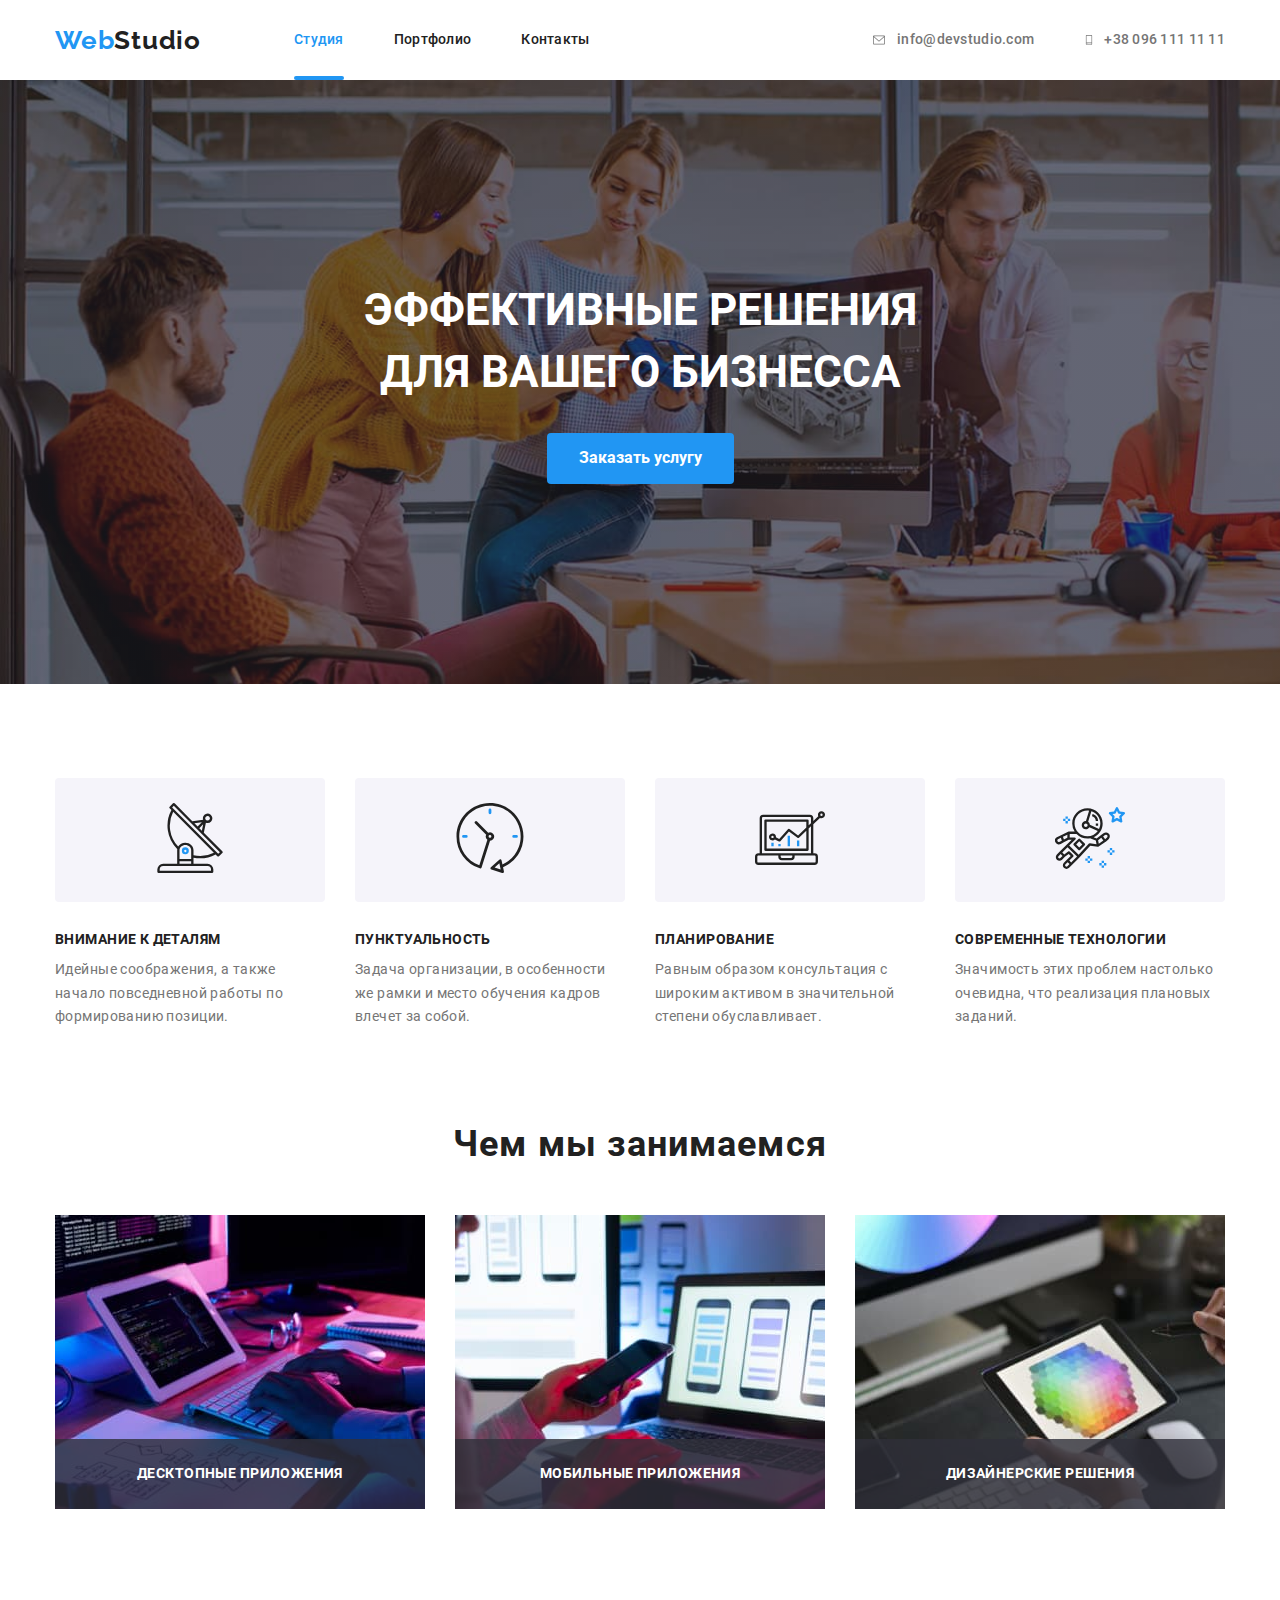
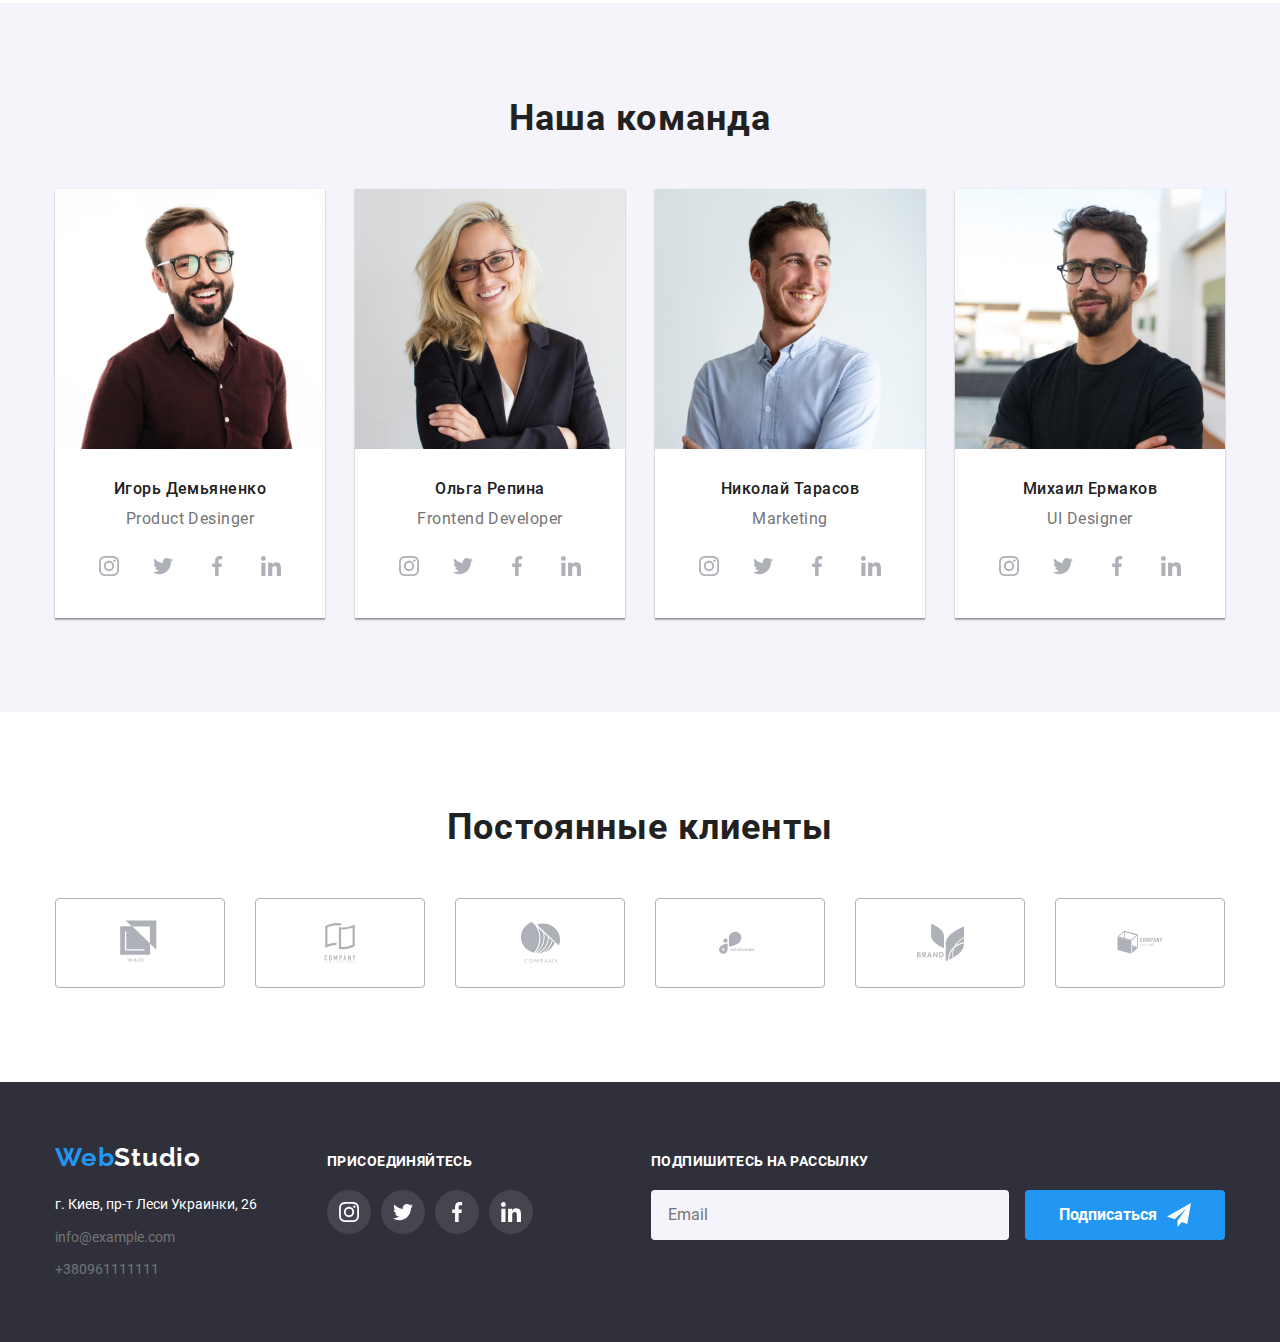
<file: index.html>
<!DOCTYPE html>
<html lang="ru">
    <head>
        <meta charset="UTF-8">
        <meta name="viewport" content="width=device-width, initial-scale=1.0">
        <title>Document</title>
        <link rel="stylesheet" href="https://cdnjs.cloudflare.com/ajax/libs/modern-normalize/1.0.0/modern-normalize.min.css">
        <link rel="stylesheet" href="./css/main.min.css">
    </head>
    <body>
        <!-- Шапка -->
        <header>
            <div class="container header-container">
                <nav class="navigation">    
                    <a href="" class="logo">
                        <span  class="logo-first-part">web</span><span class="logo-second-part">Studio</span>
                    </a>
                    <ul class="nav-list">
                        <li class="current-page nav-item">
                            <a href="./index.html" class="nav-links">
                                студия
                            </a>
                            <div class="local-line"></div>
                        </li>
                        <li class="nav-item">
                            <a href="./portfolio.html" class="nav-links">портфолио</a>
                        </li>
                        <li class="nav-item">
                            <a href="" class="nav-links">контакты</a >
                        </li>
                    </ul>
                </nav>
                <ul class="header-contacts">
                    <li class="header-contacts-item">
                        <a href="mailto:info@devstudio.com">
                            <svg class="envelope">
                                <use href="./images/symbol-defs.svg#icon-envelope"></use>
                            </svg>
                            info@devstudio.com
                        </a>
                    </li>
                    <li class="header-contacts-item">
                        <a href="tel:+380961111111" >
                            <svg class="smartphone">
                                <use href="./images/symbol-defs.svg#icon-smartphone"></use>
                            </svg>
                           +38 096 111 11 11
                        </a>
                    </li>
                </ul>
            </div>
        </header>
        <main>
            <!-- Герой -->
            <section class="hero">
                <div class="container centred">
                    <h1 class="hero-title">эффективные решения<br>для вашего бизнесса</h1>
                    <button class="hero-link" data-modal-open>Заказать услугу</button>
                </div>
            </section>
            <!-- Преймущества -->
            <section class="advantages">
                <ul class="container advantages-list">
                    <li>
                        <div class="advantages-icon-block"> 
                            <svg class="advantages-icon">
                                <use href="./images/symbol-defs.svg#icon-antenna-1"></use>
                            </svg>
                        </div>
                        <h3>внимание к деталям</h3>
                        <p>идейные соображения, а также начало повседневной работы по формированию позиции.</p>
                    </li>
                    <li>
                        <div class="advantages-icon-block">
                            <svg class="advantages-icon">
                                <use href="./images/symbol-defs.svg#icon-clock-1"></use>
                            </svg>
                        </div>
                        <h3>пунктуальность</h3>
                        <p>задача организации, в особенности же рамки и место обучения кадров влечет за собой.</p>
                    </li>
                    <li>
                        <div class="advantages-icon-block">
                            <svg class="advantages-icon">
                                <use href="./images/symbol-defs.svg#icon-diagram-1"></use>
                            </svg>
                        </div>
                        <h3>планирование</h3>
                        <p>равным образом консультация с широким активом в значительной степени обуславливает.</p>
                    </li>
                    <li>
                        <div class="advantages-icon-block">
                            <svg class="advantages-icon">
                                <use href="./images/symbol-defs.svg#icon-astronaut-1"></use>
                            </svg>
                        </div>
                        <h3>современные технологии</h3>
                        <p>значимость этих проблем настолько очевидна, что реализация плановых заданий.</p>
                    </li>
                </ul>
            </section>
            <!-- Фото работ -->
            <section class="works">
                <div class="container">
                    <h2 class="section-title centred">чем мы занимаемся</h2>
                    <ul class="works-list">
                        <li>
                            <img src="./images/1.jpg" alt="работы" width="370">
                            <div class="works-text">
                                Десктопные приложения
                            </div>
                        </li>
                        <li>
                            <img src="./images/2.jpg" alt="еще работы" width="370">
                            <div class="works-text">
                                Мобильные приложения
                            </div>
                        </li>
                        <li>
                            <img src="./images/3.jpg" alt="и еще работы" width="370">
                            <div class="works-text">
                                Дизайнерские решения
                            </div>
                        </li>
                    </ul>
                </div>
            </section>
            <!-- О команде -->
            <section class="team">
                <div class="container">
                    <h2 class="section-title centred">наша команда</h2>
                    <ul class="team-list">
                        <li>
                            <img src="./images/Igor.jpg" alt="Фото Игоря" width="270">
                            <div class="team-text centred">
                                <h3>Игорь Демьяненко</h3>
                                <p>Product Desinger</p>

                                <ul  class="team-links">
                                    <li>
                                        <a href="">
                                            <svg>
                                                <use href="./images/symbol-defs.svg#icon-instagram-2"></use>
                                            </svg>
                                        </a>
                                    </li>
                                    <li>
                                        <a href="">
                                            <svg>
                                                <use href="./images/symbol-defs.svg#icon-twitter-1"></use>
                                            </svg>
                                        </a>
                                    </li>
                                    <li>
                                        <a href="">
                                            <svg>
                                                <use href="./images/symbol-defs.svg#icon-facebook-1"></use>
                                            </svg>
                                        </a>
                                    </li>
                                    <li>
                                        <a href="">
                                            <svg>
                                                <use href="./images/symbol-defs.svg#icon-linkedin-1"></use>
                                            </svg>
                                        </a>
                                    </li>
                                </ul>
                            </div>
                        </li>
                        <li>
                            <img src="./images/Olga.jpg" alt="Фото Ольги" width="270">
                            <div class="team-text centred">
                                <h3>Ольга Репина</h3>
                                <p>Frontend Developer</p>
                                <ul class="team-links">
                                    <li>
                                        <a href="">
                                            <svg>
                                                <use href="./images/symbol-defs.svg#icon-instagram-2"></use>
                                            </svg>
                                        </a>
                                    </li>
                                    <li>
                                        <a href="">
                                            <svg>
                                                <use href="./images/symbol-defs.svg#icon-twitter-1"></use>
                                            </svg>
                                        </a>
                                    </li>
                                    <li>
                                        <a href="">
                                            <svg>
                                                <use href="./images/symbol-defs.svg#icon-facebook-1"></use>
                                            </svg>
                                        </a>
                                    </li>
                                    <li>
                                        <a href="">
                                            <svg>
                                                <use href="./images/symbol-defs.svg#icon-linkedin-1"></use>
                                            </svg>
                                        </a>
                                    </li>
                                </ul>
                            </div>
                        </li>
                        <li>
                            <img src="./images/Nikolai.jpg" alt="Фото Николая" width="270">
                            <div class="team-text centred">
                                <h3>Николай Тарасов</h3>
                                <p>Marketing</p>
                                <ul class="team-links">
                                    <li>
                                        <a href="">
                                            <svg>
                                                <use href="./images/symbol-defs.svg#icon-instagram-2"></use>
                                            </svg>
                                        </a>
                                    </li>
                                    <li>
                                        <a href="">
                                            <svg>
                                                <use href="./images/symbol-defs.svg#icon-twitter-1"></use>
                                            </svg>
                                        </a>
                                    </li>
                                    <li>
                                        <a href="">
                                            <svg>
                                                <use href="./images/symbol-defs.svg#icon-facebook-1"></use>
                                            </svg>
                                        </a>
                                    </li>
                                    <li>
                                        <a href="">
                                            <svg>
                                                <use href="./images/symbol-defs.svg#icon-linkedin-1"></use>
                                            </svg>
                                        </a>
                                    </li>
                                </ul>
                            </div>
                        </li>
                        <li>
                            <img src="./images/Mihail.jpg" alt="Фото Михаила" width="270">
                            <div class="team-text centred">
                                <h3>Михаил Ермаков</h3>
                                <p>UI Designer</p>
                                <ul class="team-links">
                                    <li>
                                        <a href="">
                                            <svg>
                                                <use href="./images/symbol-defs.svg#icon-instagram-2"></use>
                                            </svg>
                                        </a>
                                    </li>
                                    <li>
                                        <a href="">
                                            <svg>
                                                <use href="./images/symbol-defs.svg#icon-twitter-1"></use>
                                            </svg>
                                        </a>
                                    </li>
                                    <li>
                                        <a href="">
                                            <svg>
                                                <use href="./images/symbol-defs.svg#icon-facebook-1"></use>
                                            </svg>
                                        </a>
                                    </li>
                                    <li>
                                        <a href="">
                                            <svg>
                                                <use href="./images/symbol-defs.svg#icon-linkedin-1"></use>
                                            </svg>
                                        </a>
                                    </li>
                                </ul>
                            </div>
                        </li>
                    
                    </ul>
            </div>
            </section>

            <!-- Клиенты -->
            <section class="clients">
                <div class="container centred">
                    <h2>Постоянные клиенты</h2>
                    <ul>
                        <li>
                            <a href="">
                                <svg width="44px" height="49px">
                                    <use href="./images/symbol-defs.svg#icon-logo-1"></use>
                                </svg>
                            </a>
                        </li>
                        <li>
                            <a href="">
                                <svg width="40px" height="52px">
                                    <use href="./images/symbol-defs.svg#icon-logo-2"></use>
                                </svg>
                            </a>
                        </li>
                        <li>
                            <a href="">
                                <svg width="41px" height="43px">
                                    <use href="./images/symbol-defs.svg#icon-logo-3"></use>
                                </svg>
                            </a>
                        </li>
                        <li>
                            <a href="">
                                <svg width="80px" height="42px">
                                    <use href="./images/symbol-defs.svg#icon-logo-4"></use>
                                </svg>
                            </a>
                        </li>
                        <li>
                            <a href="">
                                <svg width="59px" height="47px">
                                    <use href="./images/symbol-defs.svg#icon-logo-5"></use>
                                </svg>
                            </a>
                        </li>
                        <li>
                            <a href="">
                                <svg  width="88px" height="45px">
                                    <use href="./images/symbol-defs.svg#icon-logo-6"></use>
                                </svg>
                            </a>
                        </li>

                    </ul>
                </div>
            </section>
        </main>
        <!-- Подвал -->
        <footer>
            <div class="container footer-block">
                <div class="footer-first-block">
                    <a href="" class="logo">
                        <span class="logo-first-part">web</span><span class="logo-footer-second-part">Studio</span>
                    </a>
                    <address>
                        <ul>
                            <li>
                                <a href="" class="address-place contacts">г. Киев, пр-т Леси Украинки, 26</a>
                            </li>
                            <li>
                                <a href="mailto:info@example.com" class="contacts">info@example.com</a><br>
                            </li>
                            <li>
                                <a href="tel:+380961111111" class="contacts">+380961111111</a>
                            </li>
                        </ul>
                    </address>
                </div>
                <div class="footer-second-block">
                    <p>ПРИСОЕДИНЯЙТЕСЬ</p>
                    <ul class="team-links footer-team-links">
                        <li>
                            <a href="">
                                <svg>
                                    <use href="./images/symbol-defs.svg#icon-instagram-2"></use>
                                </svg>
                            </a>
                        </li>
                        <li>
                            <a href="">
                                <svg>
                                    <use href="./images/symbol-defs.svg#icon-twitter-1"></use>
                                </svg>
                            </a>
                        </li>
                        <li>
                            <a href="">
                                <svg>
                                    <use href="./images/symbol-defs.svg#icon-facebook-1"></use>
                                </svg>
                            </a>
                        </li>
                        <li>
                            <a href="">
                                <svg>
                                    <use href="./images/symbol-defs.svg#icon-linkedin-1"></use>
                                </svg>
                            </a>
                        </li>
                    </ul>
                </div>
                <div class="subscribe">
                    <p class="subscribe-title">подпишитесь на рассылку</p>
                    <form action="">
                        <input type="email" class="subscribe-input" placeholder="Email" name="footer-mail">
                        <button type="submit" class="subscribe-button">
                            подписаться
                        </button>
                    </form>
                </div>
            </div>
        </footer>
        
        <div data-modal class="modal is-hidden">
            <div class="modal-window">
                <button data-modal-close class="modal-close"> 
                    <svg width="11" height="11" viewBox="0 0 11 11" fill="none" xmlns="http://www.w3.org/2000/svg">
                        <path d="M11 1.10786L9.89214 0L5.5 4.39214L1.10786 0L0 1.10786L4.39214 5.5L0 9.89214L1.10786 11L5.5 6.60786L9.89214 11L11 9.89214L6.60786 5.5L11 1.10786Z"/>
                    </svg>    
                </button>
                <p class="modal-title">Оставьте свои данные, мы вам перезвоним</p>
                <form action="">
                    <div class="input-block">
                        <label for="name" class="input-label">Имя</label>
                        <input type="text" id="name" class="input-row" name="name">
                        <svg class="modal-icon" width="12" height="12" viewBox="0 0 12 12" fill="none" xmlns="http://www.w3.org/2000/svg">
                            <path d="M6 6C7.6575 6 9 4.6575 9 3C9 1.3425 7.6575 0 6 0C4.3425 0 3 1.3425 3 3C3 4.6575 4.3425 6 6 6ZM6 7.5C3.9975 7.5 0 8.505 0 10.5V11.25C0 11.6625 0.3375 12 0.75 12H11.25C11.6625 12 12 11.6625 12 11.25V10.5C12 8.505 8.0025 7.5 6 7.5Z" />
                        </svg>
                    </div>
                    <div class="input-block">
                        <label for="tel" class="input-label">Телефон</label>
                        <input type="tel" id="tel" class="input-row" name="tel">
                        <svg class="modal-icon" width="14" height="14" viewBox="0 0 14 14" fill="none" xmlns="http://www.w3.org/2000/svg">
                            <path d="M11.996 9.12261L10.1579 8.91275C9.71641 8.86209 9.2822 9.01406 8.97102 9.32524L7.63945 10.6568C5.59144 9.61472 3.91251 7.94301 2.87041 5.88775L4.20922 4.54894C4.5204 4.23775 4.67237 3.80355 4.62171 3.3621L4.41185 1.53842C4.325 0.807499 3.70988 0.2575 2.97173 0.2575H1.71976C0.902004 0.2575 0.221746 0.937761 0.272403 1.75552C0.655953 7.93577 5.59868 12.8713 11.7717 13.2548C12.5894 13.3055 13.2697 12.6252 13.2697 11.8075V10.5555C13.2769 9.82459 12.7269 9.20946 11.996 9.12261Z" />
                        </svg>
                    </div>
                    <div class="input-block">
                        <label for="mail" class="input-label">Почта</label>
                        <input type="email" id="mail" class="input-row" name="mail">
                        <svg class="modal-icon" width="16" height="12" viewBox="0 0 16 12" fill="none" xmlns="http://www.w3.org/2000/svg">
                            <path d="M14 0H2C1.175 0 0.5075 0.675 0.5075 1.5L0.5 10.5C0.5 11.325 1.175 12 2 12H14C14.825 12 15.5 11.325 15.5 10.5V1.5C15.5 0.675 14.825 0 14 0ZM13.7 3.1875L8.3975 6.5025C8.1575 6.6525 7.8425 6.6525 7.6025 6.5025L2.3 3.1875C2.1125 3.0675 2 2.865 2 2.6475C2 2.145 2.5475 1.845 2.975 2.1075L8 5.25L13.025 2.1075C13.4525 1.845 14 2.145 14 2.6475C14 2.865 13.8875 3.0675 13.7 3.1875Z" />
                        </svg>
                    </div>
                    <div class="input-block">
                        <label for="comment" class="input-label">Комментарий</label>
                        <textarea name="comment" id="comment" cols="30" rows="10" class="input-comment" placeholder="Введите текст"></textarea>
                    </div>
                    <div class="agree">
                        <input type="checkbox" name="check-agree" id="agree" class="checkbox">
                        <label for="agree" class="checkbox-label">Соглашаюсь с рассылкой и принимаю <a href="">Условия договора</a></label>
                    </div>
                    <button type="submit" class="modal-submit">Отправить</button>
                </form>

            </div>
           

        </div>

        <script src="./modal.js"></script>
    </body>
</html>
</file>
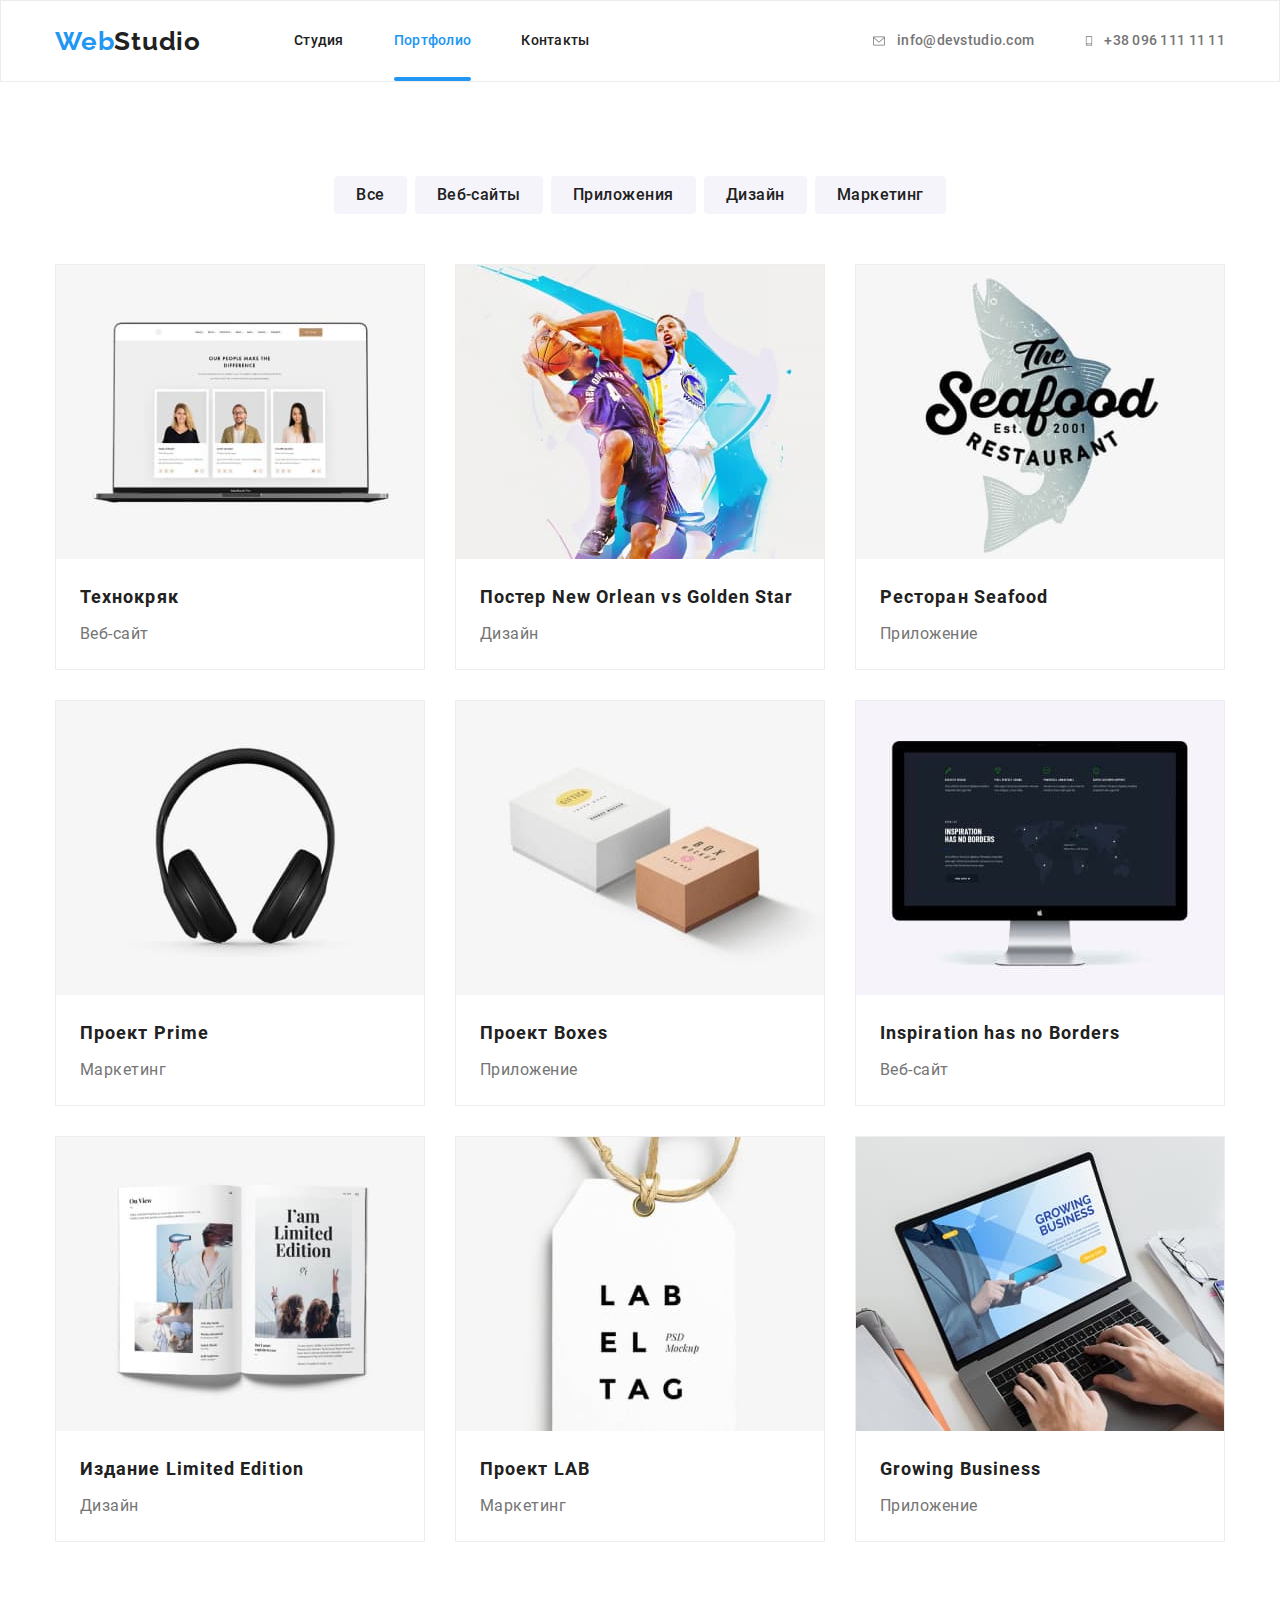
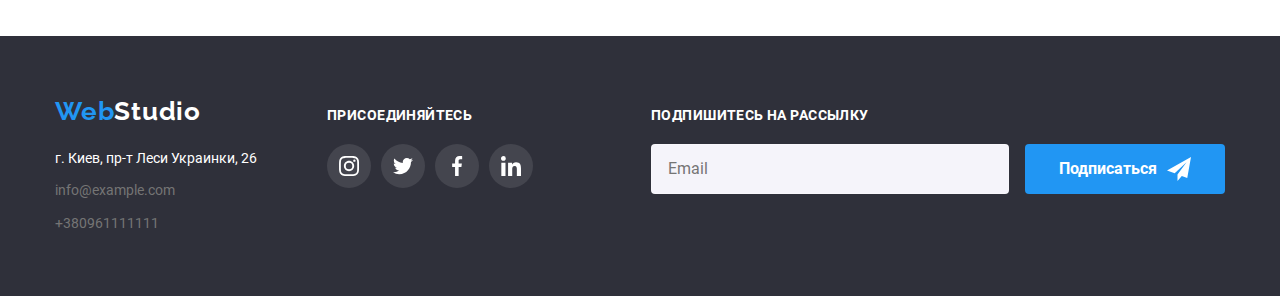
<file: portfolio.html>
<!DOCTYPE html>
<html lang="ru">

    <head>
        <meta charset="UTF-8">
        <meta name="viewport" content="width=device-width, initial-scale=1.0">
        <title>Document</title>
        <link rel="stylesheet" href="https://cdnjs.cloudflare.com/ajax/libs/modern-normalize/1.0.0/modern-normalize.min.css">
        <link rel="stylesheet" href="./css/portfolio.min.css">
    </head>

    <body>
        <!-- Шапка -->
        <header class="portfolio-header">
            <div class="container header-container">
                <nav class="navigation">
                    <a href="" class="logo">
                        <span class="logo-first-part">web</span><span class="logo-second-part">Studio</span>
                    </a>
                    <ul  class="nav-list">
                        <li class="nav-item">
                            <a href="./index.html" class="nav-links">студия</a>
                        </li>
                        <li class="nav-item current-page">
                            <a href="./portfolio.html" class="nav-links">портфолио</a>
                            <div class="local-line"></div>
                        </li>
                        <li class="nav-item">
                            <a href="" class="nav-links">контакты</a>
                        </li>
                    </ul>
                </nav>
                <ul class="header-contacts">
                    <li class="header-contacts-item">
                        <a href="mailto:info@devstudio.com">
                            <svg class="envelope">
                                <use href="./images/symbol-defs.svg#icon-envelope"></use>
                            </svg>
                            <p>info@devstudio.com</p>
                        </a>
                    </li>
                    <li class="header-contacts-item">
                        <a href="tel:+380961111111">
                            <svg class="smartphone">
                                <use href="./images/symbol-defs.svg#icon-smartphone"></use>
                            </svg>
                            <p>+38 096 111 11 11</p>
                        </a>
                    </li>
                </ul>
            </div>
        </header>
        <main>
            <section class="portfolio-main">
                <div class="container">
                    <ul class="buttons">
                        <li><button>все</button></li>
                        <li><button>веб-сайты</button></li>
                        <li><button>приложения</button></li>
                        <li><button>дизайн</button></li>
                        <li><button>маркетинг</button></li>
                    </ul>
                    <ul class="cards">
                        <li>
                            <a href="">
                                <div class="cards-img">
                                    <img src="./images/technokryack.jpg" alt="">
                                    <div class="cards-img-text">
                                        Технокряк это современная площадка распространения коронавируса. Компании используют эту платформу для цифрового шпионажа и атак на защищённые сервера конкурентов.
                                    </div>
                                </div>    
                                <div class="cards-text">
                                    <h2>Технокряк</h2>
                                    <p>Веб-сайт</p>
                                </div>
                            </a>
                        </li>
                        <li>
                            <a href="">
                                <div class="cards-img">
                                    <img src="./images/poster-new-orlean.jpg" alt="">
                                    <div class="cards-img-text">
                                        Технокряк это современная площадка распространения коронавируса. Компании используют эту платформу для цифрового шпионажа и атак на защищённые сервера конкурентов.
                                    </div>
                                </div>
                                <div class="cards-text">
                                    <h2>Постер New Orlean vs Golden Star</h2>
                                    <p>Дизайн</p>
                                </div>
                            </a>
                        </li>
                        <li>
                            <a href="">
                                <div class="cards-img">
                                    <img src="./images/restoraunt-seafood.jpg" alt="">
                                    <div class="cards-img-text">
                                        Технокряк это современная площадка распространения коронавируса. Компании используют эту платформу для цифрового шпионажа и атак на защищённые сервера конкурентов.
                                    </div>
                                </div>
                                <div class="cards-text">
                                    <h2>Ресторан Seafood</h2>
                                    <p>Приложение</p>
                                </div>
                            </a>
                        </li>
                        <li>
                            <a href="">
                                <div class="cards-img">
                                    <img src="./images/project-prime.jpg" alt="">
                                    <div class="cards-img-text">
                                        Технокряк это современная площадка распространения коронавируса. Компании используют эту платформу для цифрового шпионажа и атак на защищённые сервера конкурентов.
                                    </div>
                                </div>
                                <div class="cards-text">
                                    <h2>Проект Prime</h2>
                                    <p>Маркетинг</p>
                                </div>
                            </a>
                        </li>
                        <li>
                            <a href="">
                                <div class="cards-img">
                                    <img src="./images/project-boxes.jpg" alt="">
                                    <div class="cards-img-text">
                                        Технокряк это современная площадка распространения коронавируса. Компании используют эту платформу для цифрового шпионажа и атак на защищённые сервера конкурентов.
                                    </div>
                                </div>
                                <div class="cards-text">
                                    <h2>Проект Boxes</h2>
                                    <p>Приложение</p>
                                </div>
                            </a>
                        </li>
                        <li>
                            <a href="">
                                <div class="cards-img">
                                    <img src="./images/inspirations.jpg" alt="">
                                    <div class="cards-img-text">
                                        Технокряк это современная площадка распространения коронавируса. Компании используют эту платформу для цифрового шпионажа и атак на защищённые сервера конкурентов.
                                    </div>
                                </div>
                                <div class="cards-text">
                                    <h2>Inspiration has no Borders</h2>
                                    <p>Веб-сайт</p>
                                </div>
                            </a>
                        </li>
                        <li>
                            <a href="">
                                <div class="cards-img">
                                    <img src="./images/limited-edition.jpg" alt="">
                                    <div class="cards-img-text">
                                        Технокряк это современная площадка распространения коронавируса. Компании используют эту платформу для цифрового шпионажа и атак на защищённые сервера конкурентов.
                                    </div>
                                </div>
                                <div class="cards-text">
                                    <h2>Издание Limited Edition</h2>
                                    <p>Дизайн</p>
                                </div>
                            </a>
                        </li>
                        <li>
                            <a href="">
                                <div class="cards-img">
                                    <img src="./images/project-lab.jpg" alt="">
                                    <div class="cards-img-text">
                                        Технокряк это современная площадка распространения коронавируса. Компании используют эту платформу для цифрового шпионажа и атак на защищённые сервера конкурентов.
                                    </div>
                                </div>
                                <div class="cards-text">
                                    <h2>Проект LAB</h2>
                                    <p>Маркетинг</p>
                                </div>
                            </a>
                        </li>
                        <li>
                            <a href="">
                                <div class="cards-img">
                                    <img src="./images/growing-buisness.jpg" alt="">
                                    <div class="cards-img-text">
                                        Технокряк это современная площадка распространения коронавируса. Компании используют эту платформу для цифрового шпионажа и атак на защищённые сервера конкурентов.
                                    </div>
                                </div>
                                <div class="cards-text">
                                    <h2>Growing Business</h2>
                                    <p>Приложение</p>
                                </div>
                            </a>
                        </li>
                    </ul>
                </div>
            </section>
        </main>
        <!-- Подвал -->
        <footer>
            <div class="container footer-block">
                <div class="footer-first-block">
                    <a href="" class="logo">
                        <span class="logo-first-part">web</span><span class="logo-footer-second-part">Studio</span>
                    </a>
                    <address>
                        <ul>
                            <li>
                                <a href="" class="address-place contacts">г. Киев, пр-т Леси Украинки, 26</a>
                            </li>
                            <li>
                                <a href="mailto:info@example.com" class="contacts">info@example.com</a><br>
                            </li>
                            <li>
                                <a href="tel:+380961111111" class="contacts">+380961111111</a>
                            </li>
                        </ul>
                    </address>
                </div>
                <div class="footer-second-block">
                    <p>ПРИСОЕДИНЯЙТЕСЬ</p>
                    <ul class="footer-team-links team-links">
                        <li>
                            <a href="">
                                <svg>
                                    <use href="./images/symbol-defs.svg#icon-instagram-2"></use>
                                </svg>
                            </a>
                        </li>
                        <li>
                            <a href="">
                                <svg>
                                    <use href="./images/symbol-defs.svg#icon-twitter-1"></use>
                                </svg>
                            </a>
                        </li>
                        <li>
                            <a href="">
                                <svg>
                                    <use href="./images/symbol-defs.svg#icon-facebook-1"></use>
                                </svg>
                            </a>
                        </li>
                        <li>
                            <a href="">
                                <svg>
                                    <use href="./images/symbol-defs.svg#icon-linkedin-1"></use>
                                </svg>
                            </a>
                        </li>
                    </ul>
                </div>
                <div class="subscribe">
                    <p class="subscribe-title">подпишитесь на рассылку</p>
                    <form action="">
                        <input type="email" class="subscribe-input" placeholder="Email" name="footer-mail">
                        <button type="submit" class="subscribe-button">
                            подписаться
                        </button>
                    </form>
                </div>
            </div>
        </footer>
        
        
        
     </body>
        
</html>
</file>
<file: css/main.min.css>
*{text-decoration:none;color:inherit}img{display:block}ul,h1,h2,h3,h4,h5,p{margin:0;padding:0}ul{list-style-type:none}@font-face{font-family:Roboto;src:url(../../fonts/Roboto-Regular.ttf);font-style:normal;font-weight:400}@font-face{font-family:Roboto;src:url(../../fonts/Roboto-Bold.ttf);font-style:bold;font-weight:700}@font-face{font-family:Roboto;src:url(../../fonts/Roboto-Medium.ttf);font-weight:500}@font-face{font-family:Raleway;src:url(../../fonts/Raleway-VariableFont_wght.ttf);font-style:normal;font-weight:700}body{color:#212121;font-family:"Roboto",sans-serif;background-color:#fff}.container{width:1200px;padding:0 15px;margin-left:auto;margin-right:auto}.centred{text-align:center}.current-page{position:relative;color:#2196f3}.section-title{font-size:36px;font-weight:700;line-height:1.17;letter-spacing:0.03em}.section-title::first-letter{text-transform:capitalize}.contacts{font-style:normal;color:#757575;font-weight:400;font-size:14px;line-height:1.71}.is-hidden{opacity:0;pointer-events:none}header{font-weight:500;font-size:14px;line-height:1.14;letter-spacing:0.02em}.header-contacts{display:-webkit-box;display:-ms-flexbox;display:flex;margin-left:auto;padding:0;color:#757575}.header-contacts-item:not(:last-child){margin-right:50px}.header-container{display:-webkit-box;display:-ms-flexbox;display:flex;-webkit-box-align:center;-ms-flex-align:center;align-items:center}.navigation{display:-webkit-box;display:-ms-flexbox;display:flex;-webkit-box-align:center;-ms-flex-align:center;align-items:center}.nav-links{display:block;padding-top:32px;padding-bottom:32px}.nav-item:not(:last-child){margin-right:50px}.nav-list{display:-webkit-box;display:-ms-flexbox;display:flex;margin:0;text-transform:capitalize}.nav-list a:hover,.nav-list a:focus,.header-contacts a:hover,.header-contacts a:focus{color:#2196f3;fill:#2196f3}.nav-list a,.header-contacts a{-webkit-transition:fill 250ms cubic-bezier(0.4, 0, 0.2, 1),color 250ms cubic-bezier(0.4, 0, 0.2, 1);transition:fill 250ms cubic-bezier(0.4, 0, 0.2, 1),color 250ms cubic-bezier(0.4, 0, 0.2, 1)}.local-line{position:absolute;bottom:0;width:100%;height:4px;border-radius:2px;background-color:#2196f3}.header-contacts a{display:-webkit-box;display:-ms-flexbox;display:flex;-webkit-box-align:center;-ms-flex-align:center;align-items:center}.portfolio-header{border:1px solid #ececec}.envelope{width:16px;height:12px;margin-right:10px;fill:currentColor}.smartphone{width:10px;height:16px;margin-right:10px;fill:currentColor}.logo{margin-right:93px}.logo-first-part,.logo-second-part,.logo-footer-second-part{font-family:"Raleway",sans-serif;font-size:26px;line-height:1.19;font-weight:700;text-transform:capitalize;letter-spacing:0.03em}.logo-footer-second-part{color:#fff}.logo-first-part{color:#2196f3}footer .logo{display:inline-block;margin-bottom:20px;margin-right:0}.hero{margin:0 auto;max-width:1600px;padding:200px 0;background-color:#f5f4fa;background-image:-webkit-gradient(linear, left bottom, left top, from(rgba(47,48,58,0.4)), to(rgba(47,48,58,0.4))),url(../images/background-hero.jpg);background-image:linear-gradient(to top, rgba(47,48,58,0.4), rgba(47,48,58,0.4)),url(../images/background-hero.jpg);background-repeat:no-repeat;background-size:cover}.hero-link{border:none;display:inline-block;padding:10px 32px;border-radius:4px;color:#fff;background-color:#2196f3;font-size:16px;font-weight:700;line-height:1.9}.hero-title{margin:0;margin-bottom:30px;font-weight:900;font-size:44px;line-height:1.4;color:#fff;text-transform:uppercase}.advantages h3{font-weight:700;font-size:14px;line-height:1.14;text-transform:uppercase;letter-spacing:0.03em}.advantages p{color:#757575;font-size:14px;font-weight:400;line-height:1.7;letter-spacing:0.03em}.advantages p::first-letter{text-transform:capitalize}.advantages-list{display:-webkit-box;display:-ms-flexbox;display:flex}.advantages-list li{width:270px}.advantages-list li:not(:last-child){margin-right:30px}.advantages{padding:94px 0}.advantages-list h3{margin-bottom:10px}.advantages-icon{width:70px;height:70px}.advantages-icon-block{padding:25px 100px;background-color:#f5f4fa;margin-bottom:30px;border-radius:4px}.works h2{margin-bottom:50px}.works-list{display:-webkit-box;display:-ms-flexbox;display:flex}.works-list li:not(:last-child){margin-right:30px}.works{padding-bottom:94px}.works-list li{position:relative}.works-text{position:absolute;bottom:0;width:100%;padding:27px 20px;text-align:center;text-transform:uppercase;font-weight:700;font-size:14px;line-height:1.14;letter-spacing:0.03em;color:#fff;background:rgba(47,48,58,0.8)}.team{padding:94px 0;background-color:#f5f4fa}.team h3{font-size:16px;font-weight:500;line-height:1.19;letter-spacing:0.03em}.team p{font-size:16px;font-weight:400;line-height:1.19;letter-spacing:0.03em;color:#757575}.team-list{display:-webkit-box;display:-ms-flexbox;display:flex}.team h2{margin-bottom:50px}.team-list>li:not(:last-child){margin-right:30px}.team-list>li{width:270px;-webkit-box-shadow:0px 1px 3px rgba(0,0,0,0.12),0px 1px 1px rgba(0,0,0,0.14),0px 2px 1px rgba(0,0,0,0.2);box-shadow:0px 1px 3px rgba(0,0,0,0.12),0px 1px 1px rgba(0,0,0,0.14),0px 2px 1px rgba(0,0,0,0.2)}.team-text{padding:30px 32px;background-color:#fff}.team-text p{margin-bottom:16px}.team h3{margin-bottom:10px}.team-links,.footer-team-links{margin:0;padding:0;display:-webkit-box;display:-ms-flexbox;display:flex;color:#afb1b8}.team-links svg,.footer-team-links svg{width:20px;height:20px}.team-links li,.footer-team-links li{width:44px;height:44px}.team-links a,.footer-team-links a{display:-webkit-box;display:-ms-flexbox;display:flex;-webkit-box-pack:center;-ms-flex-pack:center;justify-content:center;-webkit-box-align:center;-ms-flex-align:center;align-items:center;width:100%;height:100%;border-radius:50%;fill:currentColor;-webkit-transition:fill 250ms cubic-bezier(0.4, 0, 0.2, 1),background-color 250ms cubic-bezier(0.4, 0, 0.2, 1);transition:fill 250ms cubic-bezier(0.4, 0, 0.2, 1),background-color 250ms cubic-bezier(0.4, 0, 0.2, 1)}.team-links li:not(:last-child),.footer-team-links li:not(:last-child){margin-right:10px}.team-links a:hover,.team-links a:focus{background-color:#2196f3;fill:#fff}.footer-team-links a{background-color:rgba(255,255,255,0.1);fill:#fff}.clients h2{font-size:36px;font-weight:700;line-height:1.17;letter-spacing:0.03em;margin-bottom:50px}.clients{padding:94px 0}.clients ul{display:-webkit-box;display:-ms-flexbox;display:flex}.clients a{color:#afb1b8;display:-webkit-box;display:-ms-flexbox;display:flex;-webkit-box-align:center;-ms-flex-align:center;align-items:center;-webkit-box-pack:center;-ms-flex-pack:center;justify-content:center;border:1px solid #afb1b8;-webkit-box-sizing:border-box;box-sizing:border-box;border-radius:4px;width:100%;height:100%;fill:currentColor;-webkit-transition:fill 250ms cubic-bezier(0.4, 0, 0.2, 1),border 250ms cubic-bezier(0.4, 0, 0.2, 1);transition:fill 250ms cubic-bezier(0.4, 0, 0.2, 1),border 250ms cubic-bezier(0.4, 0, 0.2, 1)}.clients a:hover,.clients a:focus{fill:#2196f3;border:1px solid #2196f3}.clients li{width:170px;height:90px}.clients li:not(:last-child){margin-right:30px;padding:0}footer{padding:60px 0;background-color:#2f303a}.footer-first-block li:not(:last-child){margin-bottom:9px}.footer-block{display:-webkit-box;display:-ms-flexbox;display:flex;-webkit-box-align:baseline;-ms-flex-align:baseline;align-items:baseline}.footer-first-block{margin-right:70px}.footer-second-block p{color:#fff;font-size:14px;font-weight:700;line-height:1.14;letter-spacing:0.03em;margin-bottom:20px}.address-place{color:#fff}.subscribe{margin-left:auto}.subscribe-input{margin-right:12px;width:358px;height:50px;padding:15px 16px;background-color:#f5f4fa;border:1px solid rgba(255,255,255,0.3);border-radius:4px;color:#fff}.subscribe-title{margin-bottom:20px;font-size:14px;line-height:1.14;letter-spacing:0.03em;font-weight:700;text-transform:uppercase;color:#fff}.subscribe-button{display:-webkit-inline-box;display:-ms-inline-flexbox;display:inline-flex;-webkit-box-pack:center;-ms-flex-pack:center;justify-content:center;-webkit-box-align:center;-ms-flex-align:center;align-items:center;width:200px;height:50px;padding:10px;font-size:16px;text-transform:capitalize;font-weight:700;background-color:#2196f3;color:#fff;border:none;border-radius:4px}.subscribe-button::after{content:"";width:24px;height:24px;margin-left:10px;background-image:url(../images/icon-send.svg)}.modal{position:fixed;top:0;left:0;width:100%;height:100%;background-color:rgba(0,0,0,0.2);-webkit-transition:opacity 250ms cubic-bezier(0.4, 0, 0.2, 1);transition:opacity 250ms cubic-bezier(0.4, 0, 0.2, 1)}.modal-window{position:absolute;top:50%;left:50%;-webkit-transform:translate(-50%, -50%) scale(1);transform:translate(-50%, -50%) scale(1);width:528px;height:581px;padding:40px;border-radius:4px;background-color:#fff;-webkit-box-shadow:0px 1px 3px rgba(0,0,0,0.12),0px 1px 1px rgba(0,0,0,0.14),0px 2px 1px rgba(0,0,0,0.2);box-shadow:0px 1px 3px rgba(0,0,0,0.12),0px 1px 1px rgba(0,0,0,0.14),0px 2px 1px rgba(0,0,0,0.2);-webkit-transition:-webkit-transform 250ms cubic-bezier(0.4, 0, 0.2, 1);transition:-webkit-transform 250ms cubic-bezier(0.4, 0, 0.2, 1);transition:transform 250ms cubic-bezier(0.4, 0, 0.2, 1);transition:transform 250ms cubic-bezier(0.4, 0, 0.2, 1), -webkit-transform 250ms cubic-bezier(0.4, 0, 0.2, 1)}.is-hidden .modal-window{-webkit-transform:translate(-50%, -50%) scale(0.9);transform:translate(-50%, -50%) scale(0.9)}.modal-close{position:absolute;top:8px;right:8px;display:-webkit-box;display:-ms-flexbox;display:flex;-webkit-box-align:center;-ms-flex-align:center;align-items:center;-webkit-box-pack:center;-ms-flex-pack:center;justify-content:center;width:30px;height:30px;border:1px solid rgba(0,0,0,0.1);border-radius:50%;background-color:#fff}.modal-close svg{width:11px;height:11px;fill:#212121}.modal-close:focus svg,.modal-close:hover svg{fill:#2196f3}.modal-title{margin-bottom:12px;font-size:20px;font-weight:700;letter-spacing:0.03em;text-align:center}.modal-submit{display:block;margin-right:auto;margin-left:auto;width:200px;height:50px;font-size:16px;line-height:1.9;font-weight:700;background-color:#2196f3;color:#fff;border:none;border-radius:4px}.modal-icon{position:absolute;left:15px;bottom:14px;fill:black}.input-row{display:block;width:100%;height:40px;margin-bottom:10px;padding-left:42px;font-size:12px;line-height:1.17;border:1px solid rgba(33,33,33,0.2);border-radius:4px}.input-label{display:block;margin-bottom:4px;font-size:12px;color:#757575}.input-comment{resize:none;width:100%;height:120px;padding:12px 16px;margin-bottom:20px;font-size:12px;line-height:1.17;border:1px solid rgba(33,33,33,0.2);border-radius:4px}.agree{display:-webkit-box;display:-ms-flexbox;display:flex;-webkit-box-align:center;-ms-flex-align:center;align-items:center;margin-bottom:30px;-webkit-box-pack:center;-ms-flex-pack:center;justify-content:center;font-size:14px}.agree a{color:#2196f3;text-decoration:underline}.input-block{position:relative}.input-row:focus,.input-comment:focus{outline:none;border:1px solid #2196f3}.input-row:focus ~ .modal-icon{fill:#2196f3}.checkbox{margin-right:7px;position:absolute !important;clip:rect(1px 1px 1px 1px);clip:rect(1px, 1px, 1px, 1px);padding:0 !important;border:0 !important;height:1px !important;width:1px !important;overflow:hidden}.checkbox-label{display:-webkit-box;display:-ms-flexbox;display:flex;-webkit-box-align:center;-ms-flex-align:center;align-items:center}.checkbox-label::before{content:"";display:inline-block;margin-right:7px;width:16px;height:15px;border:2px solid  #212121;border-radius:2px}.checkbox:checked+.checkbox-label::before{background-color:#2196f3;border:none;background-image:url(../images/icon-check.svg);background-size:contain}
/*# sourceMappingURL=main.min.css.map */
</file>
<file: css/portfolio.min.css>
*{text-decoration:none;color:inherit}img{display:block}ul,h1,h2,h3,h4,h5,p{margin:0;padding:0}ul{list-style-type:none}@font-face{font-family:Roboto;src:url(../../fonts/Roboto-Regular.ttf);font-style:normal;font-weight:400}@font-face{font-family:Roboto;src:url(../../fonts/Roboto-Bold.ttf);font-style:bold;font-weight:700}@font-face{font-family:Roboto;src:url(../../fonts/Roboto-Medium.ttf);font-weight:500}@font-face{font-family:Raleway;src:url(../../fonts/Raleway-VariableFont_wght.ttf);font-style:normal;font-weight:700}body{color:#212121;font-family:"Roboto",sans-serif;background-color:#fff}.container{width:1200px;padding:0 15px;margin-left:auto;margin-right:auto}.centred{text-align:center}.current-page{position:relative;color:#2196f3}.section-title{font-size:36px;font-weight:700;line-height:1.17;letter-spacing:0.03em}.section-title::first-letter{text-transform:capitalize}.contacts{font-style:normal;color:#757575;font-weight:400;font-size:14px;line-height:1.71}.is-hidden{opacity:0;pointer-events:none}header{font-weight:500;font-size:14px;line-height:1.14;letter-spacing:0.02em}.header-contacts{display:-webkit-box;display:-ms-flexbox;display:flex;margin-left:auto;padding:0;color:#757575}.header-contacts-item:not(:last-child){margin-right:50px}.header-container{display:-webkit-box;display:-ms-flexbox;display:flex;-webkit-box-align:center;-ms-flex-align:center;align-items:center}.navigation{display:-webkit-box;display:-ms-flexbox;display:flex;-webkit-box-align:center;-ms-flex-align:center;align-items:center}.nav-links{display:block;padding-top:32px;padding-bottom:32px}.nav-item:not(:last-child){margin-right:50px}.nav-list{display:-webkit-box;display:-ms-flexbox;display:flex;margin:0;text-transform:capitalize}.nav-list a:hover,.nav-list a:focus,.header-contacts a:hover,.header-contacts a:focus{color:#2196f3;fill:#2196f3}.nav-list a,.header-contacts a{-webkit-transition:fill 250ms cubic-bezier(0.4, 0, 0.2, 1),color 250ms cubic-bezier(0.4, 0, 0.2, 1);transition:fill 250ms cubic-bezier(0.4, 0, 0.2, 1),color 250ms cubic-bezier(0.4, 0, 0.2, 1)}.local-line{position:absolute;bottom:0;width:100%;height:4px;border-radius:2px;background-color:#2196f3}.header-contacts a{display:-webkit-box;display:-ms-flexbox;display:flex;-webkit-box-align:center;-ms-flex-align:center;align-items:center}.portfolio-header{border:1px solid #ececec}.envelope{width:16px;height:12px;margin-right:10px;fill:currentColor}.smartphone{width:10px;height:16px;margin-right:10px;fill:currentColor}.logo{margin-right:93px}.logo-first-part,.logo-second-part,.logo-footer-second-part{font-family:"Raleway",sans-serif;font-size:26px;line-height:1.19;font-weight:700;text-transform:capitalize;letter-spacing:0.03em}.logo-footer-second-part{color:#fff}.logo-first-part{color:#2196f3}footer .logo{display:inline-block;margin-bottom:20px;margin-right:0}.buttons button{padding:6px 22px;border:none;border-radius:4px;display:block;background-color:#f5f4fa;font-weight:500;font-size:16px;line-height:1.62;letter-spacing:0.03em;-webkit-transition:background-color 250ms cubic-bezier(0.4, 0, 0.2, 1),color 250ms cubic-bezier(0.4, 0, 0.2, 1),-webkit-box-shadow 250ms cubic-bezier(0.4, 0, 0.2, 1);transition:background-color 250ms cubic-bezier(0.4, 0, 0.2, 1),color 250ms cubic-bezier(0.4, 0, 0.2, 1),-webkit-box-shadow 250ms cubic-bezier(0.4, 0, 0.2, 1);transition:background-color 250ms cubic-bezier(0.4, 0, 0.2, 1),color 250ms cubic-bezier(0.4, 0, 0.2, 1),box-shadow 250ms cubic-bezier(0.4, 0, 0.2, 1);transition:background-color 250ms cubic-bezier(0.4, 0, 0.2, 1),color 250ms cubic-bezier(0.4, 0, 0.2, 1),box-shadow 250ms cubic-bezier(0.4, 0, 0.2, 1),-webkit-box-shadow 250ms cubic-bezier(0.4, 0, 0.2, 1)}.buttons button:hover,.buttons button:focus{color:#fff;background-color:#2196f3;-webkit-box-shadow:0px 3px 1px rgba(0,0,0,0.1),0px 1px 2px rgba(0,0,0,0.08),0px 2px 2px rgba(0,0,0,0.12);box-shadow:0px 3px 1px rgba(0,0,0,0.1),0px 1px 2px rgba(0,0,0,0.08),0px 2px 2px rgba(0,0,0,0.12)}.buttons li:not(:last-child){margin-right:8px}.buttons button::first-letter{text-transform:capitalize}.portfolio-main{padding:94px 0}.buttons{display:-webkit-box;display:-ms-flexbox;display:flex;-webkit-box-pack:center;-ms-flex-pack:center;justify-content:center;margin-bottom:50px}.cards{display:-webkit-box;display:-ms-flexbox;display:flex;-ms-flex-wrap:wrap;flex-wrap:wrap}.cards li:not(:nth-child(3n)){margin-right:30px}.cards li:not(:nth-last-child(-n+3)){margin-bottom:30px}.cards li{border:1px solid #eeeeee;width:370px}.cards a{display:block;-webkit-transition:-webkit-box-shadow 250ms cubic-bezier(0.4, 0, 0.2, 1);transition:-webkit-box-shadow 250ms cubic-bezier(0.4, 0, 0.2, 1);transition:box-shadow 250ms cubic-bezier(0.4, 0, 0.2, 1);transition:box-shadow 250ms cubic-bezier(0.4, 0, 0.2, 1), -webkit-box-shadow 250ms cubic-bezier(0.4, 0, 0.2, 1)}.cards a:hover,.cards a:focus{-webkit-box-shadow:0px 1px 1px rgba(0,0,0,0.12),0px 4px 4px rgba(0,0,0,0.06),1px 4px 6px rgba(0,0,0,0.16);box-shadow:0px 1px 1px rgba(0,0,0,0.12),0px 4px 4px rgba(0,0,0,0.06),1px 4px 6px rgba(0,0,0,0.16)}.cards h2{font-size:18px;font-weight:700;line-height:2;letter-spacing:0.06em}.cards p{font-size:16px;color:#757575;font-weight:400;line-height:1.87;letter-spacing:0.03em}.cards h2{margin-bottom:4px}.cards-text{padding:20px 24px}.cards-img-text{position:absolute;top:0;left:0;-webkit-transform:translateY(100%);transform:translateY(100%);padding:63px 24px;width:100%;height:100%;font-size:18px;line-height:1.56;letter-spacing:0.03em;color:#fff;background-color:rgba(33,150,243,0.9);-webkit-transition:-webkit-transform 250ms cubic-bezier(0.4, 0, 0.2, 1);transition:-webkit-transform 250ms cubic-bezier(0.4, 0, 0.2, 1);transition:transform 250ms cubic-bezier(0.4, 0, 0.2, 1);transition:transform 250ms cubic-bezier(0.4, 0, 0.2, 1), -webkit-transform 250ms cubic-bezier(0.4, 0, 0.2, 1)}.cards a:hover .cards-img-text,.cards a:focus .cards-img-text{-webkit-transform:translateY(0);transform:translateY(0)}.cards-img{position:relative;overflow:hidden}footer{padding:60px 0;background-color:#2f303a}.footer-first-block li:not(:last-child){margin-bottom:9px}.footer-block{display:-webkit-box;display:-ms-flexbox;display:flex;-webkit-box-align:baseline;-ms-flex-align:baseline;align-items:baseline}.footer-first-block{margin-right:70px}.footer-second-block p{color:#fff;font-size:14px;font-weight:700;line-height:1.14;letter-spacing:0.03em;margin-bottom:20px}.address-place{color:#fff}.subscribe{margin-left:auto}.subscribe-input{margin-right:12px;width:358px;height:50px;padding:15px 16px;background-color:#f5f4fa;border:1px solid rgba(255,255,255,0.3);border-radius:4px;color:#fff}.subscribe-title{margin-bottom:20px;font-size:14px;line-height:1.14;letter-spacing:0.03em;font-weight:700;text-transform:uppercase;color:#fff}.subscribe-button{display:-webkit-inline-box;display:-ms-inline-flexbox;display:inline-flex;-webkit-box-pack:center;-ms-flex-pack:center;justify-content:center;-webkit-box-align:center;-ms-flex-align:center;align-items:center;width:200px;height:50px;padding:10px;font-size:16px;text-transform:capitalize;font-weight:700;background-color:#2196f3;color:#fff;border:none;border-radius:4px}.subscribe-button::after{content:"";width:24px;height:24px;margin-left:10px;background-image:url(../images/icon-send.svg)}.team{padding:94px 0;background-color:#f5f4fa}.team h3{font-size:16px;font-weight:500;line-height:1.19;letter-spacing:0.03em}.team p{font-size:16px;font-weight:400;line-height:1.19;letter-spacing:0.03em;color:#757575}.team-list{display:-webkit-box;display:-ms-flexbox;display:flex}.team h2{margin-bottom:50px}.team-list>li:not(:last-child){margin-right:30px}.team-list>li{width:270px;-webkit-box-shadow:0px 1px 3px rgba(0,0,0,0.12),0px 1px 1px rgba(0,0,0,0.14),0px 2px 1px rgba(0,0,0,0.2);box-shadow:0px 1px 3px rgba(0,0,0,0.12),0px 1px 1px rgba(0,0,0,0.14),0px 2px 1px rgba(0,0,0,0.2)}.team-text{padding:30px 32px;background-color:#fff}.team-text p{margin-bottom:16px}.team h3{margin-bottom:10px}.team-links,.footer-team-links{margin:0;padding:0;display:-webkit-box;display:-ms-flexbox;display:flex;color:#afb1b8}.team-links svg,.footer-team-links svg{width:20px;height:20px}.team-links li,.footer-team-links li{width:44px;height:44px}.team-links a,.footer-team-links a{display:-webkit-box;display:-ms-flexbox;display:flex;-webkit-box-pack:center;-ms-flex-pack:center;justify-content:center;-webkit-box-align:center;-ms-flex-align:center;align-items:center;width:100%;height:100%;border-radius:50%;fill:currentColor;-webkit-transition:fill 250ms cubic-bezier(0.4, 0, 0.2, 1),background-color 250ms cubic-bezier(0.4, 0, 0.2, 1);transition:fill 250ms cubic-bezier(0.4, 0, 0.2, 1),background-color 250ms cubic-bezier(0.4, 0, 0.2, 1)}.team-links li:not(:last-child),.footer-team-links li:not(:last-child){margin-right:10px}.team-links a:hover,.team-links a:focus{background-color:#2196f3;fill:#fff}.footer-team-links a{background-color:rgba(255,255,255,0.1);fill:#fff}
/*# sourceMappingURL=portfolio.min.css.map */
</file>
